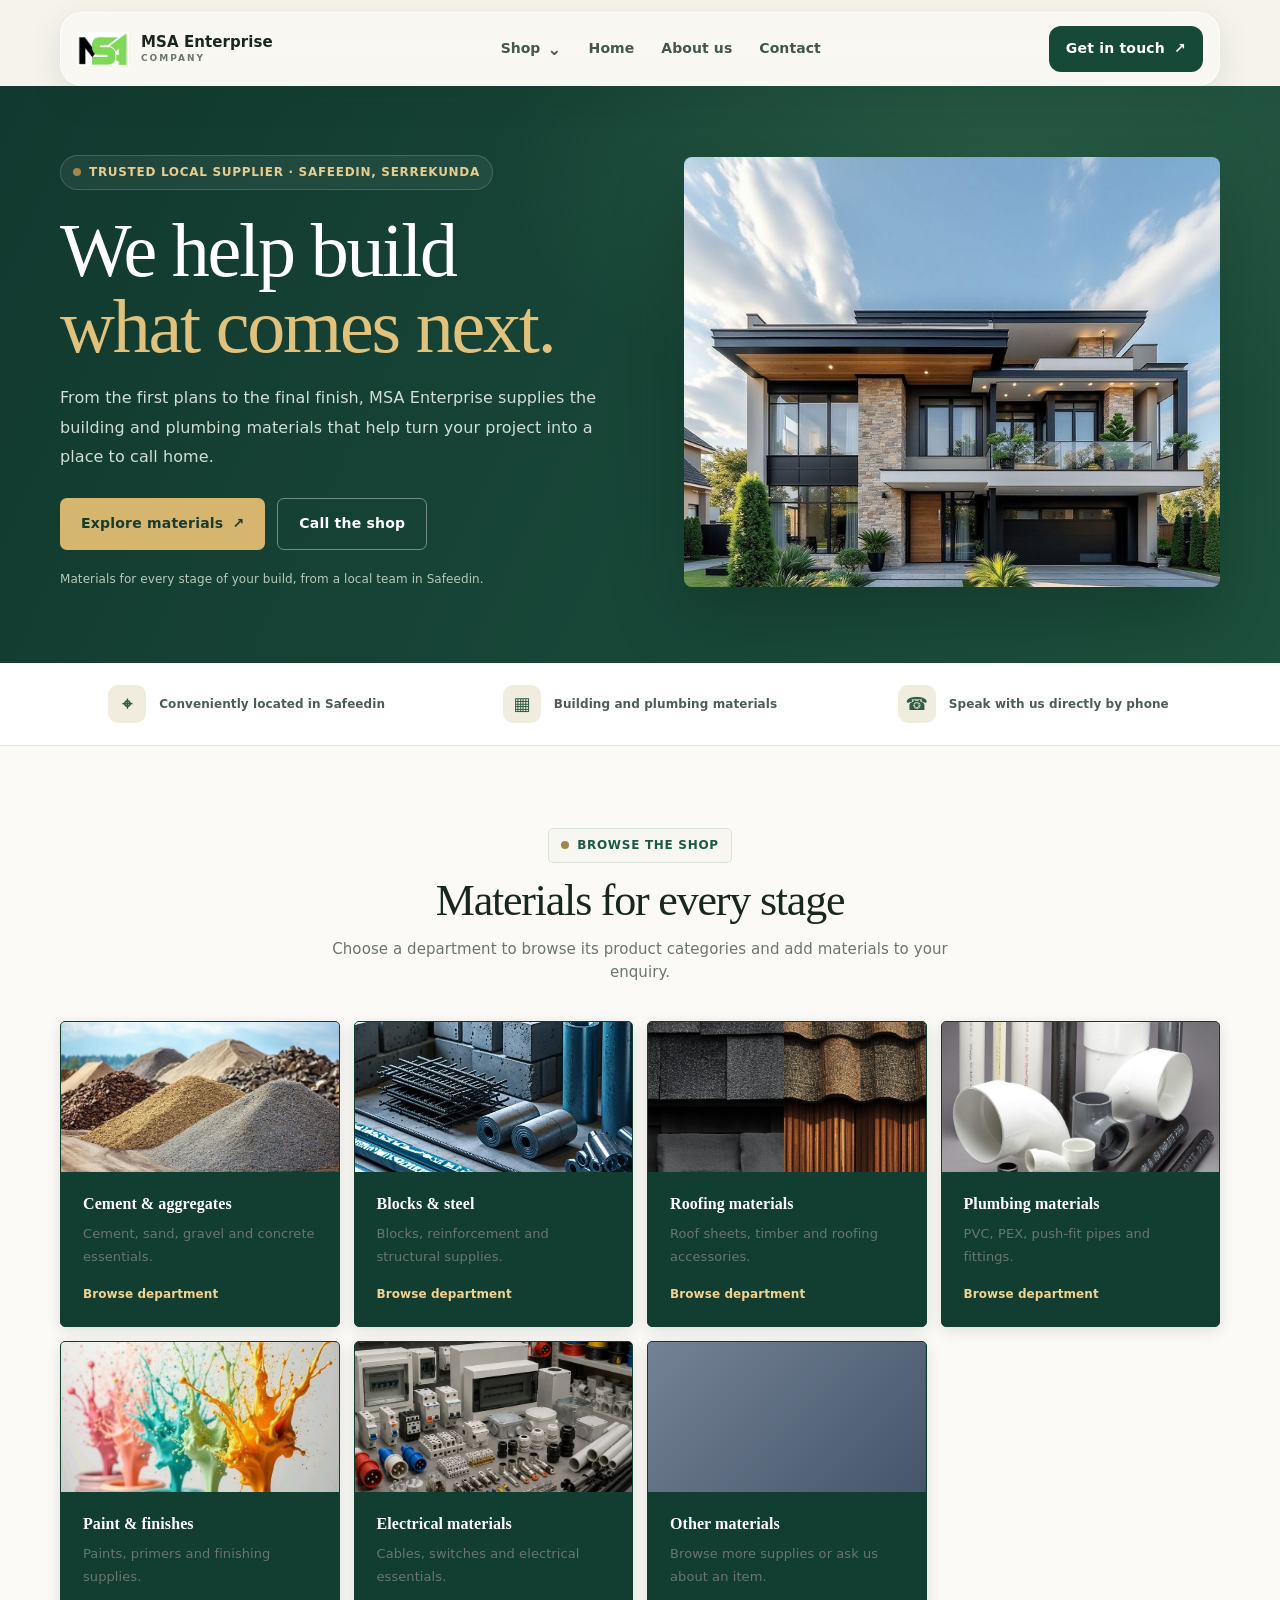
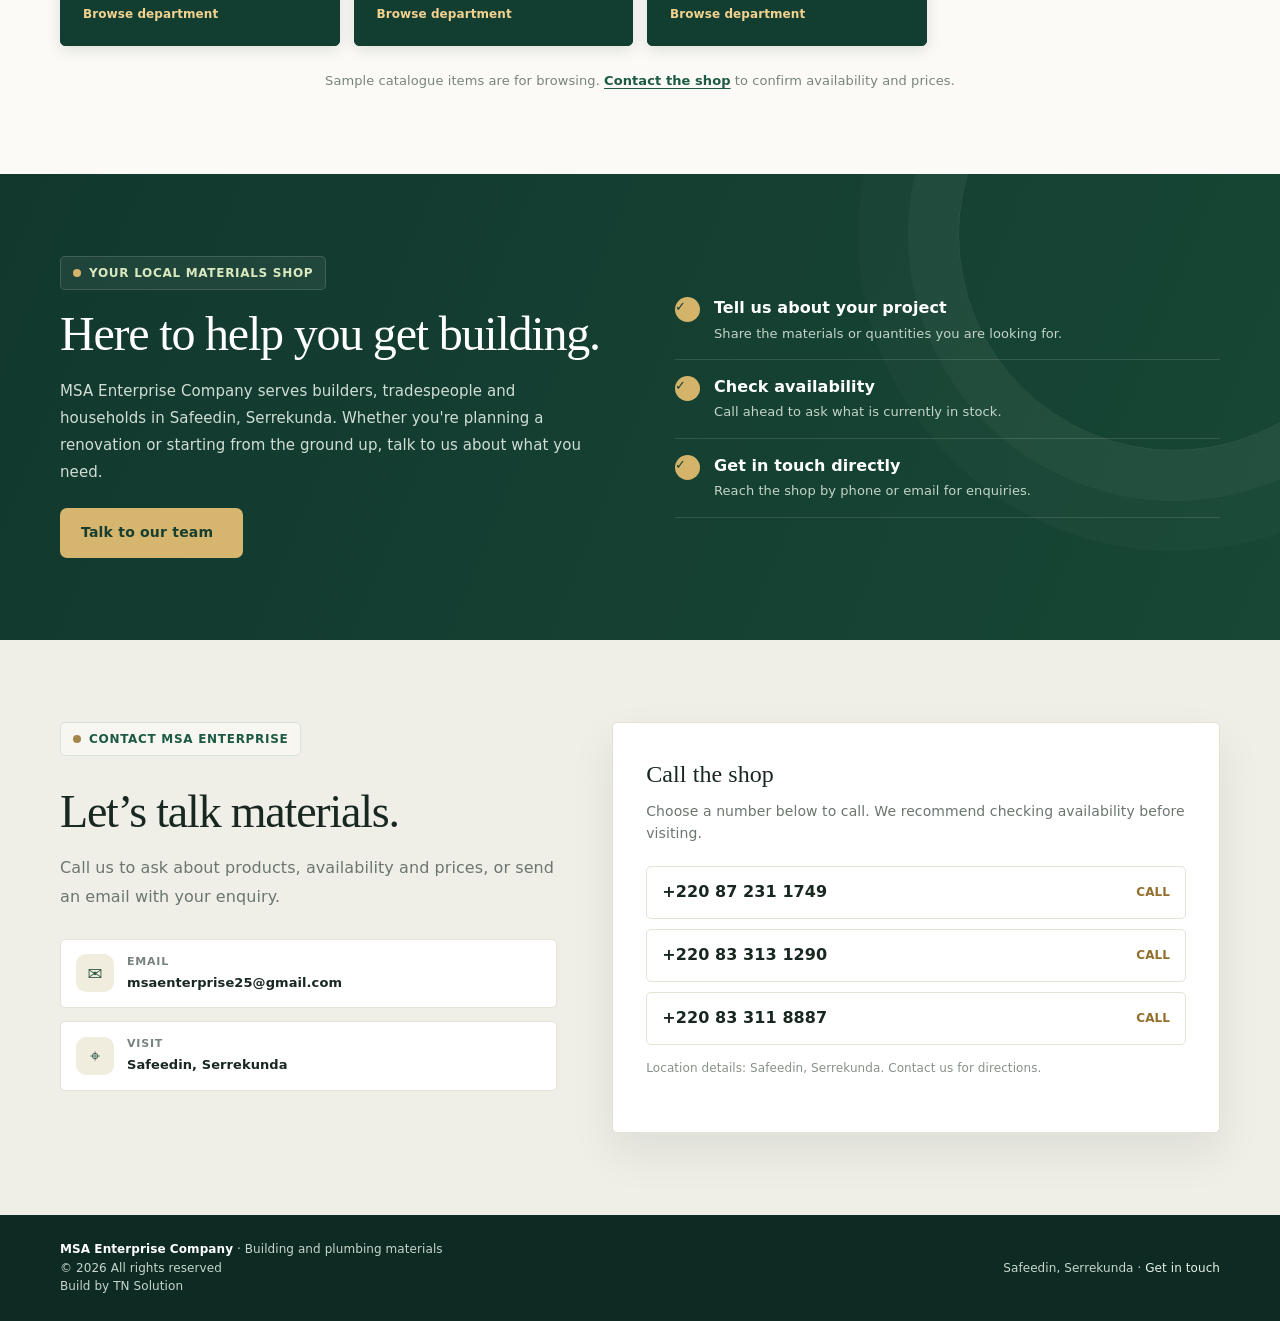
<file: index.html>
<!doctype html>
<html lang="en">
<head>
  <meta charset="utf-8">
  <meta name="viewport" content="width=device-width, initial-scale=1">
  <meta name="theme-color" content="#123d31">
  <meta name="description" content="MSA Enterprise Company supplies building and plumbing materials in Safeedin, Serrekunda.">
  <title>MSA Enterprise Company | Building Materials in Serrekunda</title>
  <link rel="stylesheet" href="style.css">
</head>
<body>
  <header class="site-header"><div class="wrap nav-shell"><div class="nav">
    <a class="brand" href="index.html" aria-label="MSA Enterprise home"><img class="logo" src="msa-logo.jpeg" alt="MSA Enterprise Company logo"><span class="brand-name">MSA Enterprise<small>Company</small></span></a>
    <nav class="navlinks" aria-label="Main navigation">
      <div class="nav-item nav-shop"><button class="nav-trigger" type="button" aria-expanded="false" aria-controls="shop-mega-menu">Shop <span class="chevron" aria-hidden="true">⌄</span></button>
        <div class="mega-menu" id="shop-mega-menu" aria-label="Shop departments">
          <div class="mega-column"><p class="mega-label">Build the structure</p><a data-department="cement" href="product.html?department=cement">Cement &amp; aggregates <span>01</span></a><a data-department="blocks" href="product.html?department=blocks">Blocks &amp; steel <span>02</span></a><a data-department="roofing" href="product.html?department=roofing">Roofing materials <span>03</span></a></div>
          <div class="mega-column"><p class="mega-label">Fit out your project</p><a data-department="plumbing" href="product.html?department=plumbing">Plumbing materials <span>04</span></a><a data-department="paint" href="product.html?department=paint">Paint &amp; finishes <span>05</span></a><a data-department="electrical" href="product.html?department=electrical">Electrical materials <span>06</span></a></div>
          <div class="mega-column"><p class="mega-label">Here to help</p><a data-department="other" href="product.html?department=other">Other materials <span>07</span></a><a href="#about">About MSA Enterprise</a><a href="#contact">Ask about availability</a><a class="mega-all" href="#products">Explore all departments <span aria-hidden="true">↗</span></a></div>
          <a class="mega-feature" data-department="roofing" href="product.html?department=roofing" aria-label="Browse roofing materials"></a>
        </div>
      </div><a href="#home">Home</a><a href="#about">About us</a><a href="#contact">Contact</a>
    </nav>
    <a class="btn nav-cta" href="#contact">Get in touch <span aria-hidden="true">↗</span></a>
  </div></div></header>
  <main>
    <section class="hero" id="home"><div class="wrap hero-grid"><div>
      <span class="eyebrow"><i class="dot"></i> Trusted local supplier · Safeedin, Serrekunda</span>
      <h1>We help build<br><span>what comes next.</span></h1>
      <p>From the first plans to the final finish, MSA Enterprise supplies the building and plumbing materials that help turn your project into a place to call home.</p>
      <div class="actions"><a class="btn" href="#products">Explore materials <span aria-hidden="true">↗</span></a><a class="btn outline" href="tel:+2202311749">Call the shop</a></div>
      <div class="micro">Materials for every stage of your build, from a local team in Safeedin.</div>
    </div><div class="visual"><img class="hero-house-photo" src="images/hero-house.jpg" alt="Completed contemporary home with landscaped gardens" fetchpriority="high"></div></div></section>
    <div class="trust"><div class="wrap trust-grid"><div class="trust-item"><span class="icon">⌖</span>Conveniently located in Safeedin</div><div class="trust-item"><span class="icon">▦</span>Building and plumbing materials</div><div class="trust-item"><span class="icon">☎</span>Speak with us directly by phone</div></div></div>
    <section class="products" id="products"><div class="wrap">
      <div class="section-head"><span class="eyebrow"><i class="dot"></i> Browse the shop</span><h2>Materials for every stage</h2><p>Choose a department to browse its product categories and add materials to your enquiry.</p></div>
      <div class="cards department-cards">
        <a class="card department-card stage-cement" href="product.html?department=cement"><span class="product-icon">01</span><h3>Cement &amp; aggregates</h3><p>Cement, sand, gravel and concrete essentials.</p><span class="card-link">Browse department</span></a>
        <a class="card department-card stage-blocks" href="product.html?department=blocks"><span class="product-icon">02</span><h3>Blocks &amp; steel</h3><p>Blocks, reinforcement and structural supplies.</p><span class="card-link">Browse department </span></a>
        <a class="card department-card stage-roofing" href="product.html?department=roofing"><span class="product-icon">03</span><h3>Roofing materials</h3><p>Roof sheets, timber and roofing accessories.</p><span class="card-link">Browse department </span></a>
        <a class="card department-card stage-plumbing" href="product.html?department=plumbing"><span class="product-icon">04</span><h3>Plumbing materials</h3><p>PVC, PEX, push-fit pipes and fittings.</p><span class="card-link">Browse department </span></a>
        <a class="card department-card stage-paint" href="product.html?department=paint"><span class="product-icon">05</span><h3>Paint &amp; finishes</h3><p>Paints, primers and finishing supplies.</p><span class="card-link">Browse department </span></a>
        <a class="card department-card stage-electrical" href="product.html?department=electrical"><span class="product-icon">06</span><h3>Electrical materials</h3><p>Cables, switches and electrical essentials.</p><span class="card-link">Browse department </span></a>
        <a class="card department-card stage-other" href="product.html?department=other"><span class="product-icon">07</span><h3>Other materials</h3><p>Browse more supplies or ask us about an item.</p><span class="card-link">Browse department </span></a>
      </div>
      <p class="availability">Sample catalogue items are for browsing. <a href="#contact">Contact the shop</a> to confirm availability and prices.</p>
    </div></section>
    <section class="about" id="about"><div class="wrap about-grid"><div><span class="eyebrow"><i class="dot"></i> Your local materials shop</span><h2>Here to help you get building.</h2><p>MSA Enterprise Company serves builders, tradespeople and households in Safeedin, Serrekunda. Whether you're planning a renovation or starting from the ground up, talk to us about what you need.</p><a class="btn light" href="#contact">Talk to our team <span aria-hidden="true"></span></a></div><div class="about-list"><div class="about-row"><span class="check">✓</span><div><strong>Tell us about your project</strong><span>Share the materials or quantities you are looking for.</span></div></div><div class="about-row"><span class="check">✓</span><div><strong>Check availability</strong><span>Call ahead to ask what is currently in stock.</span></div></div><div class="about-row"><span class="check">✓</span><div><strong>Get in touch directly</strong><span>Reach the shop by phone or email for enquiries.</span></div></div></div></div></section>
    <section class="contact" id="contact"><div class="wrap contact-grid"><div class="contact-copy"><span class="eyebrow"><i class="dot"></i> Contact MSA Enterprise</span><h2>Let’s talk materials.</h2><p>Call us to ask about products, availability and prices, or send an email with your enquiry.</p><div class="contact-list"><a class="contact-link" href="mailto:msaenterprise25@gmail.com"><span class="icon">✉</span><span><small>Email</small><strong>msaenterprise25@gmail.com</strong></span></a><div class="contact-link"><span class="icon">⌖</span><span><small>Visit</small><strong>Safeedin, Serrekunda</strong></span></div></div></div><div class="contact-card"><h3>Call the shop</h3><p>Choose a number below to call. We recommend checking availability before visiting.</p><div class="contact-phones"><a class="phone" href="tel:+220872311749">+220 87 231 1749 <span>Call</span></a><a class="phone" href="tel:+220833131290">+220 83 313 1290 <span>Call</span></a><a class="phone" href="tel:+220833118887">+220 83 311 8887 <span>Call</span></a></div><p class="fineprint">Location details: Safeedin, Serrekunda. Contact us for directions.</p></div></div></section>
  </main>
  <footer><div class="wrap foot"><span><strong>MSA Enterprise Company</strong> · Building and plumbing materials  <br>&copy; 2026 All rights reserved <br>Build by TN Solution</span><span>Safeedin, Serrekunda · <a href="mailto:msaenterprise25@gmail.com">Get in touch</a></span></div></footer>
<script>
  const shopNav = document.querySelector('.nav-shop');
  const shopTrigger = document.querySelector('.nav-trigger');
  const megaMenu = document.querySelector('.mega-menu');
  const megaFeature = document.querySelector('.mega-feature');
  const departments = {
    cement: { image: 'images/cement-stage.jpg', title: 'Build on a solid foundation.', copy: 'Explore cement, sand and aggregates for your project.', link: 'Browse cement' },
    blocks: { image: 'images/blocks-stage.webp', title: 'Build strong from the ground up.', copy: 'Find blocks, reinforcement and structural supplies.', link: 'Browse blocks & steel' },
    roofing: { image: 'images/roofing-stage.jpg', title: 'A strong roof starts here.', copy: 'Explore sheets, timber and the finishing details.', link: 'Browse roofing' },
    plumbing: { image: 'images/plumbing-stage.jpg', title: 'The right fit for every flow.', copy: 'Browse pipes, fittings and bathroom essentials.', link: 'Browse plumbing' },
    paint: { image: 'images/paint-stage.jpg', title: 'Bring the finishing touch.', copy: 'Explore paints, primers and finishing supplies.', link: 'Browse paint' },
    electrical: { image: 'images/electrical-stage.jpg', title: 'Power your next project.', copy: 'Browse cables, switches and electrical essentials.', link: 'Browse electrical' },
    other: { image: 'images/hero-house.jpg', title: 'Tell us what your project needs.', copy: 'Ask our team about additional materials and supplies.', link: 'Browse other materials' }
  };
  function showDepartment(department) {
    const item = departments[department];
    if (!item) return;
    megaFeature.dataset.department = department;
    megaFeature.href = `product.html?department=${department}`;
    megaFeature.setAttribute('aria-label', item.link);
    megaFeature.style.setProperty('--mega-image', `url("${item.image}")`);
  }
  let mobileDepartmentSelection = '';
  const touchNavigation = window.matchMedia('(hover: none) and (pointer: coarse)');
  megaMenu.querySelectorAll('.mega-column [data-department]').forEach((link) => {
    const activate = () => showDepartment(link.dataset.department);
    link.addEventListener('mouseenter', activate);
    link.addEventListener('focus', activate);
    link.addEventListener('click', (event) => {
      if (!touchNavigation.matches) return;
      const department = link.dataset.department;
      if (mobileDepartmentSelection !== department) {
        event.preventDefault();
        mobileDepartmentSelection = department;
        megaMenu.querySelectorAll('.mega-column [data-department]').forEach((item) => item.classList.remove('is-selected'));
        link.classList.add('is-selected');
        showDepartment(department);
      } else {
        mobileDepartmentSelection = '';
      }
    });
  });
  function closeShopMenu() {
    shopNav.classList.remove('is-open');
    shopTrigger.setAttribute('aria-expanded', 'false');
  }
  shopTrigger.addEventListener('click', () => {
    const open = shopTrigger.getAttribute('aria-expanded') !== 'true';
    shopTrigger.setAttribute('aria-expanded', String(open));
    shopNav.classList.toggle('is-open', open);
  });
  document.addEventListener('click', (event) => {
    if (!shopNav.contains(event.target)) closeShopMenu();
  });
  window.addEventListener('scroll', closeShopMenu, { passive: true });
  window.addEventListener('wheel', (event) => {
    if (event.deltaY !== 0) closeShopMenu();
  }, { passive: true });
  window.addEventListener('touchmove', closeShopMenu, { passive: true });
  document.addEventListener('keydown', (event) => {
    if (event.key === 'Escape') {
      closeShopMenu();
      shopTrigger.focus();
    }
  });
</script>

</body></html>
</file>
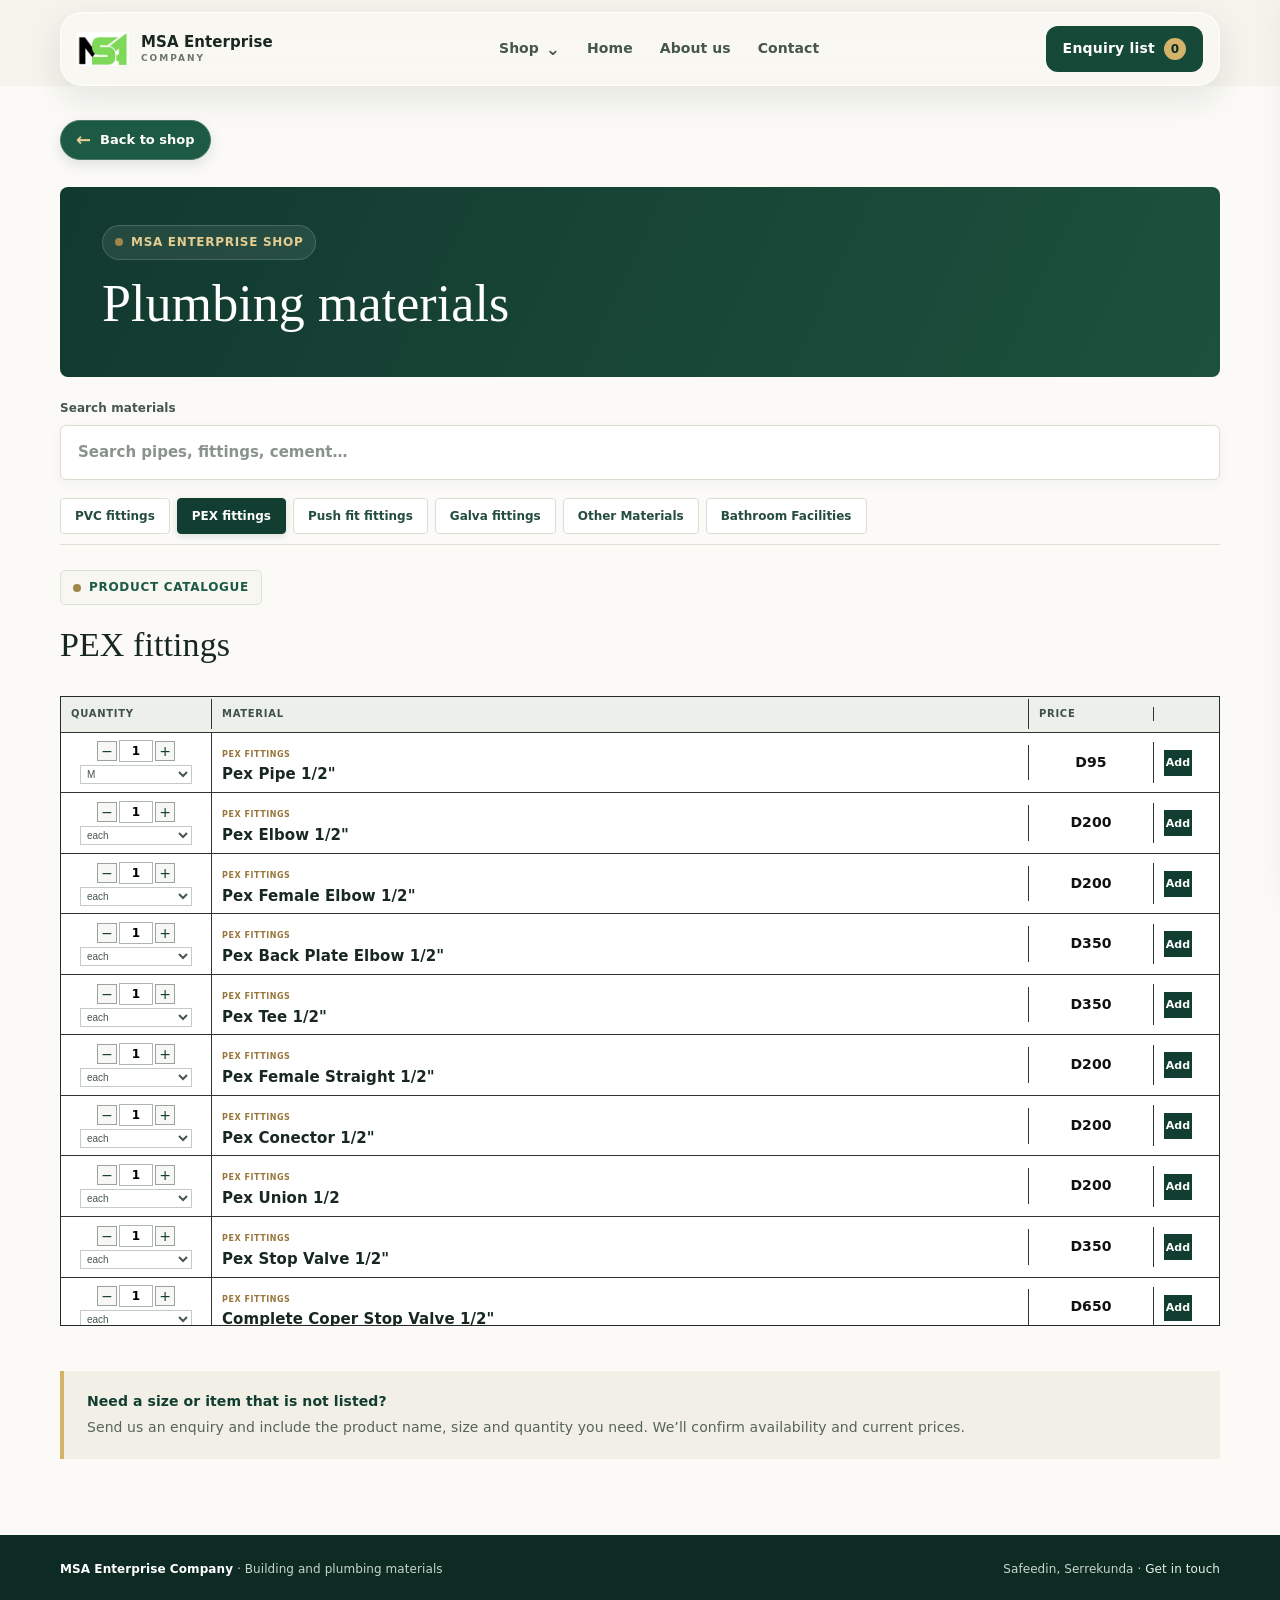
<file: product.html>
<!doctype html>
<html lang="en">
<head><meta charset="utf-8"><meta name="viewport" content="width=device-width, initial-scale=1"><meta name="theme-color" content="#123d31"><meta name="description" content="Browse MSA Enterprise building and plumbing materials."><title>Shop materials | MSA Enterprise Company</title><link rel="stylesheet" href="style.css"><script src="shop.js" defer></script></head>
<body>
  <header class="site-header"><div class="wrap nav-shell"><div class="nav">
    <a class="brand" href="index.html" aria-label="MSA Enterprise home"><img class="logo" src="msa-logo.jpeg" alt="MSA Enterprise Company logo"><span class="brand-name">MSA Enterprise<small>Company</small></span></a>
    <nav class="navlinks" aria-label="Main navigation">
      <div class="nav-item nav-shop"><button class="nav-trigger" type="button" aria-expanded="false" aria-controls="shop-mega-menu">Shop <span class="chevron" aria-hidden="true">⌄</span></button>
        <div class="mega-menu" id="shop-mega-menu" aria-label="Shop departments">
          <div class="mega-column"><p class="mega-label">Build the structure</p><a data-department="cement" href="product.html?department=cement">Cement &amp; aggregates <span>01</span></a><a data-department="blocks" href="product.html?department=blocks">Blocks &amp; steel <span>02</span></a><a data-department="roofing" href="product.html?department=roofing">Roofing materials <span>03</span></a></div>
          <div class="mega-column"><p class="mega-label">Fit out your project</p><a data-department="plumbing" href="product.html?department=plumbing">Plumbing materials <span>04</span></a><a data-department="paint" href="product.html?department=paint">Paint &amp; finishes <span>05</span></a><a data-department="electrical" href="product.html?department=electrical">Electrical materials <span>06</span></a></div>
          <div class="mega-column"><p class="mega-label">Here to help</p><a data-department="other" href="product.html?department=other">Other materials <span>07</span></a><a href="index.html#about">About MSA Enterprise</a><a href="index.html#contact">Ask about availability</a><a class="mega-all" href="index.html#products">Explore all departments <span aria-hidden="true">↗</span></a></div>
          <a class="mega-feature" data-department="roofing" href="product.html?department=roofing" aria-label="Browse roofing materials"></a>
        </div>
      </div><a href="index.html#home">Home</a><a href="index.html#about">About us</a><a href="index.html#contact">Contact</a>
    </nav>
    <button class="btn cart-button nav-cta" type="button" id="open-cart" aria-controls="enquiry-drawer">Enquiry list <span class="cart-count" id="cart-count">0</span></button>
  </div></div></header>
  <main class="shop-page"><div class="wrap">
    <button class="back-button" id="shop-back" type="button"><span aria-hidden="true">←</span> Back to shop</button>
    <section class="shop-intro"><span class="eyebrow"><i class="dot"></i> MSA Enterprise shop</span><h1 id="department-title">Browse materials</h1></section>
    <label class="shop-search-label">Search materials<input id="product-search" type="search" placeholder="Search pipes, fittings, cement…" autocomplete="off"></label>
    <nav id="category-navigation" class="category-navigation" aria-label="Product categories">
      <a class="category-pill" href="product.html?department=plumbing&amp;category=PEX%20fittings">PEX fittings</a>
      <a class="category-pill" href="product.html?department=plumbing&amp;category=Push%20fit%20fittings">Push fit fittings</a>
      <a class="category-pill" href="product.html?department=plumbing&amp;category=PVC%20fittings">PVC fittings</a>
      <a class="category-pill" href="product.html?department=plumbing&amp;category=Galva%20fittings">Galva fittings</a>
      <a class="category-pill" href="product.html?department=plumbing&amp;category=Other%20fittings">Other fittings</a>
    </nav>
    <div class="catalogue-heading"><div><span class="eyebrow"><i class="dot"></i> Product catalogue</span><h2 id="category-title">Popular items</h2></div></div>
    <div id="product-grid" class="product-grid" role="table" aria-label="Materials, quantities and prices" aria-live="polite"></div><p id="empty-state" class="empty-state" hidden>No items match that search. Try another word or ask us about the product.</p>
    <div class="shop-note"><strong>Need a size or item that is not listed?</strong><span>Send us an enquiry and include the product name, size and quantity you need. We’ll confirm availability and current prices.</span></div>
  </div></main>
  <footer><div class="wrap foot"><span><strong>MSA Enterprise Company</strong> · Building and plumbing materials</span><span>Safeedin, Serrekunda · <a href="mailto:msaenterprise25@gmail.com">Get in touch</a></span></div></footer>
  <div class="drawer-backdrop" id="drawer-backdrop" hidden></div>
  <aside class="enquiry-drawer" id="enquiry-drawer" aria-label="Enquiry invoice" aria-hidden="true">
    <div class="drawer-head">
      <div><span class="eyebrow"><i class="dot"></i> Your selection</span><h2>Enquiry invoice</h2></div>
      <div class="drawer-actions">
        <button class="reset-cart" type="button" id="reset-cart" aria-label="Clear enquiry list">Reset</button>
        <button class="close-drawer" type="button" id="close-cart" aria-label="Close enquiry list">×</button>
      </div>
    </div>
    <p class="drawer-help">Adjust quantities below. Prices and totals update automatically.</p>
    <p id="cart-empty" class="cart-empty">Your list is empty. Add products from the catalogue to get started.</p>
    <section class="invoice-sheet" aria-label="Invoice preview">
      <header class="invoice-company">
        <img src="msa-logo.jpeg" alt="MSA Enterprise Company logo">
        <div><h2>MSA ENTERPRISE</h2><p>Safeedin, Serrekunda. The Gambia</p><p>Tel: +220 2311749 / 3131290 / 3118887</p><p>Email: mamsainaboujallow@gmail.com</p></div>
      </header>
      <div class="invoice-title-row"><h3>INVOICE</h3></div>
      <div class="invoice-meta"><label>To: <input name="name" form="shop-enquiry-form" autocomplete="name" required maxlength="100" placeholder="Customer name"></label><span>Date: <strong id="invoice-date"></strong></span></div>
      <table class="invoice-table">
        <thead><tr><th>QTY</th><th>DESCRIPTION</th><th>U. PRICE</th><th>AMOUNT</th></tr></thead>
        <tbody id="cart-items"></tbody>
        <tfoot><tr><td colspan="3">Total D</td><td id="invoice-total">D0</td></tr></tfoot>
      </table>
      <p class="invoice-price-note" id="invoice-price-note">Items marked “To confirm” are excluded from the total.</p>
      <div class="invoice-words">Amount in words: <strong id="invoice-amount-words">Zero dalasi</strong></div>
      <div class="invoice-contact-row"><label>Customer contact <input name="contact" form="shop-enquiry-form" required maxlength="160" placeholder="Phone or email"></label></div>
      <label class="invoice-message">Additional details<textarea name="message" form="shop-enquiry-form" maxlength="2000" rows="2" placeholder="Delivery area or other details"></textarea></label>
      <div class="invoice-signatures"><span>Customer Sign: ____________________</span><span>Manager’s Sign: ____________________</span></div>
    </section>
    <form id="shop-enquiry-form" class="enquiry-form drawer-form"><button class="btn" type="submit">Done</button><p class="form-status" id="shop-form-status" role="status" aria-live="polite"></p></form>
  </aside>
  <script>
    const shopNav = document.querySelector('.nav-shop');
    const shopTrigger = document.querySelector('.nav-trigger');
    const megaMenu = document.querySelector('.mega-menu');
    const megaFeature = document.querySelector('.mega-feature');
    const departmentImages = {
      cement: ['images/cement-stage.jpg', 'Cement and aggregates'],
      blocks: ['images/blocks-stage.webp', 'Blocks and steel'],
      roofing: ['images/roofing-stage.jpg', 'Roofing materials'],
      plumbing: ['images/plumbing-stage.jpg', 'Plumbing materials'],
      paint: ['images/paint-stage.jpg', 'Paint and finishes'],
      electrical: ['images/electrical-stage.jpg', 'Electrical materials'],
      other: ['images/hero-house.jpg', 'Other materials']
    };
    function showDepartmentImage(key) {
      const department = departmentImages[key];
      if (!department) return;
      megaFeature.dataset.department = key;
      megaFeature.href = `product.html?department=${key}`;
      megaFeature.setAttribute('aria-label', `Browse ${department[1]}`);
      megaFeature.style.setProperty('--mega-image', `url("${department[0]}")`);
    }
    let mobileDepartmentSelection = '';
    const touchNavigation = window.matchMedia('(hover: none) and (pointer: coarse)');
    megaMenu.querySelectorAll('.mega-column [data-department]').forEach((link) => {
      const activate = () => showDepartmentImage(link.dataset.department);
      link.addEventListener('mouseenter', activate);
      link.addEventListener('focus', activate);
      link.addEventListener('click', (event) => {
        if (!touchNavigation.matches) return;
        const department = link.dataset.department;
        if (mobileDepartmentSelection !== department) {
          event.preventDefault();
          mobileDepartmentSelection = department;
          megaMenu.querySelectorAll('.mega-column [data-department]').forEach((item) => item.classList.remove('is-selected'));
          link.classList.add('is-selected');
          showDepartmentImage(department);
        } else {
          mobileDepartmentSelection = '';
        }
      });
    });
    function closeShopMenu() {
      shopNav.classList.remove('is-open');
      shopTrigger.setAttribute('aria-expanded', 'false');
    }
    shopTrigger.addEventListener('click', () => {
      const open = shopTrigger.getAttribute('aria-expanded') !== 'true';
      shopTrigger.setAttribute('aria-expanded', String(open));
      shopNav.classList.toggle('is-open', open);
    });
    document.addEventListener('click', (event) => {
      if (!shopNav.contains(event.target)) closeShopMenu();
    });
    window.addEventListener('scroll', closeShopMenu, { passive: true });
    window.addEventListener('wheel', (event) => {
      if (event.deltaY !== 0) closeShopMenu();
    }, { passive: true });
    window.addEventListener('touchmove', closeShopMenu, { passive: true });
    document.addEventListener('keydown', (event) => {
      if (event.key === 'Escape') {
        closeShopMenu();
        shopTrigger.focus();
      }
    });
    document.getElementById('shop-back').addEventListener('click', () => {
      const cameFromThisSite = document.referrer && new URL(document.referrer).origin === location.origin;
      if (cameFromThisSite && history.length > 1) history.back();
      else location.href = 'index.html#products';
    });
  </script>
</body></html>
</file>
<file: style.css>
:root {
  --green:#123d31;
  --green-deep:#0d2b23;
  --green-light:#1d5a45;
  --gold:#d4b36a;
  --gold-light:#e5cd91;
  --ink:#182820;
  --muted:#6b766f;
  --paper:#f5f3ec;
  --line:#e6e2d7;
  --white:#fffefa;
  --shadow:0 24px 70px rgba(14,39,30,.14)
}
* {
  box-sizing:border-box;
  padding:0;
  margin:0
}
html {
  scroll-behavior:smooth;
  scroll-padding-top:90px
}
body {
  background:var(--paper);
  color:var(--ink);
  font-family:Inter,"Aptos",ui-sans-serif,system-ui,-apple-system,"Segoe UI",sans-serif;
  line-height:1.55;
  letter-spacing:.005em
}
a {
  color:inherit;
  text-decoration:none
}
button,input,textarea {
  font:inherit
}
.wrap {
  width:min(1160px,calc(100% - 40px));
  margin-inline:auto
}
header {
  position:sticky;
  top:0;
  z-index:10;
  background:rgba(250,249,245,.96);
  border-bottom:1px solid #e4e2d8;
  backdrop-filter:blur(14px)
}
.nav {
  height:84px;
  display:flex;
  align-items:center;
  justify-content:space-between;
  gap:30px
}
.brand {
  display:flex;
  align-items:center;
  gap:12px
}
.logo {
  width:52px;
  height:52px;
  object-fit:contain
}
.brand-name {
  font-size:15px;
  font-weight:850;
  line-height:1.1
}
.brand-name small {
  display:block;
  margin-top:4px;
  color:var(--muted);
  font-size:9px;
  letter-spacing:2px;
  text-transform:uppercase
}
.navlinks {
  display:flex;
  align-items:center;
  gap:30px;
  color:#45564e;
  font-size:14px;
  font-weight:650
}
.navlinks a:hover {
  color:var(--green-light)
}
.btn {
  display:inline-flex;
  align-items:center;
  justify-content:center;
  gap:9px;
  padding:14px 21px;
  border:0;
  border-radius:7px;
  background:#174938;
  color:#fff;
  font-size:14px;
  font-weight:750;
  letter-spacing:.015em;
  cursor:pointer;
  transition:transform .2s,background .2s
}
.btn:hover {
  transform:translateY(-1px);
  background:#23634c
}
.btn:focus-visible,a:focus-visible,button:focus-visible,input:focus-visible,textarea:focus-visible {
  outline:3px solid var(--gold);
  outline-offset:3px
}
.btn.light {
  background:#d6b66e;
  color:#173e31
}
.btn.outline {
  border:1px solid #aebbb0;
  background:transparent;
  color:#244d3d
}
.hero {
  overflow:hidden;
  padding:69px 0 75px;
  background:radial-gradient(ellipse at 79% 15%,#285b45 0,transparent 36%),linear-gradient(116deg,#12392f,#184738 58%,#1d513d);
  color:#fff
}
.hero-grid {
  display:grid;
  grid-template-columns:1.03fr .97fr;
  align-items:center;
  gap:55px
}
.eyebrow {
  display:inline-flex;
  align-items:center;
  gap:8px;
  padding:7px 12px;
  border:1px solid #d9e2d7;
  border-radius:999px;
  background:rgba(255,255,255,.68);
  color:var(--green-light);
  font-size:12px;
  font-weight:800;
  letter-spacing:.7px;
  text-transform:uppercase
}
.dot {
  width:8px;
  height:8px;
  flex:none;
  border-radius:50%;
  background:#a2864c
}
.hero .eyebrow {
  border-color:rgba(255,255,255,.16);
  background:rgba(255,255,255,.06);
  color:var(--gold-light)
}
.hero h1 {
  max-width:650px;
  margin:22px 0 18px;
  font-family:Georgia,"Times New Roman",serif;
  font-size:clamp(50px,6.1vw,76px);
  font-weight:500;
  line-height:1.01;
  letter-spacing:-2.2px
}
.hero h1 span {
  color:#e0c27d
}
.hero p {
  max-width:540px;
  margin:0 0 26px;
  color:#d1ddd5;
  font-size:16px;
  line-height:1.85
}
.actions {
  display:flex;
  flex-wrap:wrap;
  gap:12px
}
.hero .btn {
  background:#d6b66e;
  color:#173b30
}
.hero .btn.outline {
  border-color:rgba(255,255,255,.4);
  background:transparent;
  color:#fff
}
.micro {
  margin-top:20px;
  color:#b9c9be;
  font-size:12px
}
.visual {
  position:relative;
  height:430px;
  display:grid;
  place-items:center
}
.orb {
  position:absolute;
  top:20px;
  right:28px;
  width:350px;
  height:350px;
  border-radius:50%;
  background:#d5bd80;
  opacity:.34
}
.scene {
  position:relative;
  width:100%;
  height:100%;
  overflow:hidden;
  border:1px solid rgba(255,255,255,.48);
  border-radius:5px;
  background:linear-gradient(150deg,#d7e3ce,#f8f5e9 58%,#d9e5d0);
  box-shadow:0 30px 70px rgba(8,29,23,.44)
}
.scene:before,.scene:after {
  content:"";
  position:absolute;
  inset:auto -5% -70px;
  height:190px;
  transform:rotate(-7deg);
  border-radius:50% 50% 0 0;
  background:#a7bd91
}
.scene:after {
  inset:auto -8% -105px;
  height:170px;
  transform:rotate(5deg);
  background:#6c8d6d
}
.scene-label {
  position:absolute;
  z-index:2;
  top:24px;
  left:24px;
  padding:11px 15px;
  border-radius:4px;
  background:#fff;
  color:var(--green);
  font-size:10px;
  font-weight:800;
  letter-spacing:.03em;
  text-transform:uppercase
}
.building {
  position:absolute;
  z-index:1;
  bottom:82px;
  left:16%;
  width:68%;
  height:225px
}
.roof {
  position:absolute;
  top:0;
  left:-5%;
  width:110%;
  height:42px;
  background:#24543f;
  clip-path:polygon(8% 0,92% 0,100% 100%,0 100%)
}
.wall {
  position:absolute;
  top:35px;
  left:7%;
  width:86%;
  height:170px;
  border:7px solid #f0d5b3;
  background:#d3a77b;
  box-shadow:inset 0 0 0 2px #bd8f68
}
.brick-lines {
  position:absolute;
  inset:0;
  background:repeating-linear-gradient(0deg,transparent 0 32px,#b77c55 33px 35px,transparent 36px 39px),repeating-linear-gradient(90deg,transparent 0 53px,#b77c55 54px 56px,transparent 57px 64px);
  opacity:.55
}
.window {
  position:absolute;
  top:57px;
  left:28%;
  width:60px;
  height:65px;
  border:6px solid #f5e3cb;
  background:#a7c4ba;
  box-shadow:inset 0 0 0 2px #476f61
}
.window:after {
  content:"";
  position:absolute;
  left:50%;
  height:100%;
  border-left:3px solid #476f61
}
.door {
  position:absolute;
  right:17%;
  bottom:0;
  width:43px;
  height:86px;
  border:5px solid #ead1b1;
  border-bottom:0;
  background:#795a42
}
.blockstack {
  position:absolute;
  z-index:2;
  right:8%;
  bottom:53px;
  width:90px;
  height:70px
}
.blockstack i {
  position:absolute;
  display:block;
  width:41px;
  height:22px;
  border:2px solid #b7b5a9;
  background:#d3d0c4;
  box-shadow:inset 0 3px #e9e7db
}
.blockstack i:nth-child(1) {
  bottom:0;
  left:0
}
.blockstack i:nth-child(2) {
  bottom:0;
  left:43px
}
.blockstack i:nth-child(3) {
  bottom:24px;
  left:21px
}
.sun {
  position:absolute;
  top:17%;
  right:15%;
  width:52px;
  height:52px;
  border-radius:50%;
  background:#f2be74;
  box-shadow:0 0 0 15px rgba(242,190,116,.15)
}
.trust {
  padding:22px 0;
  border-bottom:1px solid #e7e3d9;
  background:#fff
}
.trust-grid {
  display:grid;
  grid-template-columns:repeat(3,1fr);
  gap:20px
}
.trust-item {
  display:flex;
  align-items:center;
  justify-content:center;
  gap:13px;
  color:#4d5d54;
  font-size:12px;
  font-weight:700
}
.icon {
  width:38px;
  height:38px;
  flex:none;
  display:grid;
  place-items:center;
  border-radius:10px;
  background:#f0eddf;
  color:#315c48;
  font-size:18px
}
section {
  padding:82px 0
}
.section-head {
  max-width:650px;
  margin:0 auto 36px;
  text-align:center
}
.section-head .eyebrow,.contact-copy .eyebrow,.catalogue-heading .eyebrow {
  margin-bottom:14px;
  border-radius:5px;
  background:#f7f6f0
}
.section-head h2,.about h2,.contact-copy h2 {
  font-family:Georgia,"Times New Roman",serif;
  font-weight:500;
  letter-spacing:-1.2px
}
.section-head h2 {
  margin-bottom:13px;
  font-size:clamp(31px,4vw,44px);
  line-height:1.1
}
.section-head p {
  color:var(--muted);
  font-size:15px
}
.products {
  background:#fbfaf6
}
.cards {
  display:grid;
  grid-template-columns:repeat(4,1fr);
  gap:14px
}
.card {
  padding:24px 22px;
  border:1px solid #e9e5da;
  border-radius:5px;
  background:var(--white);
  box-shadow:0 4px 15px rgba(25,55,42,.03);
  transition:transform .2s,box-shadow .2s
}
.card:hover {
  transform:translateY(-3px);
  box-shadow:0 18px 38px rgba(25,55,42,.08)
}
.department-card {
  position:relative;
  display:block;
  overflow:hidden;
  padding:170px 22px 22px;
  border-color:var(--green);
  background:var(--green);
  color:#fff;
  box-shadow:0 4px 15px rgba(12,24,38,.12)
}
.department-card::before {
  content:"";
  position:absolute;
  inset:0 0 auto;
  height:150px;
  background:var(--stage-image,linear-gradient(135deg,#738295,#46566a)) center/cover no-repeat
}
.stage-cement { --stage-image:url("images/cement-stage.jpg") }
.stage-blocks { --stage-image:url("images/blocks-stage.webp") }
.stage-roofing { --stage-image:url("images/roofing-stage.jpg") }
.stage-plumbing { --stage-image:url("images/plumbing-stage.jpg") }
.stage-paint { --stage-image:url("images/paint-stage.jpg") }
.stage-electrical { --stage-image:url("images/electrical-stage.jpg") }
.department-card .product-icon { display:none }
.department-card h3 {
  color:#fff;
  font-family:Georgia,"Times New Roman",serif;
  font-size:18px
}
.department-card p { color:rgba(244,247,250,.78) }
.department-card .card-link { color:#f3d28f }
.product-icon {
  width:42px;
  height:42px;
  display:grid;
  place-items:center;
  margin-bottom:22px;
  border-radius:50%;
  background:#f0eddf;
  color:#44664e;
  font-family:Georgia,serif;
  font-size:14px
}
.card h3 {
  margin:0 0 7px;
  font-size:16px
}
.card p {
  color:var(--muted);
  font-size:13px;
  line-height:1.75
}
.card-link {
  display:block;
  margin-top:16px;
  color:var(--green-light);
  font-size:12px;
  font-weight:800
}
.availability {
  margin-top:25px;
  color:#78847c;
  font-size:13px;
  text-align:center
}
.availability a {
  color:var(--green-light);
  font-weight:800;
  text-decoration:underline;
  text-underline-offset:3px
}
.about {
  position:relative;
  overflow:hidden;
  background:linear-gradient(112deg,#12382e,#174735);
  color:#fff
}
.about:after {
  content:"";
  position:absolute;
  top:-155px;
  right:-110px;
  width:430px;
  height:430px;
  border:1px solid rgba(255,255,255,.09);
  border-radius:50%;
  box-shadow:0 0 0 50px rgba(255,255,255,.03),0 0 0 100px rgba(255,255,255,.02)
}
.about-grid {
  position:relative;
  z-index:1;
  display:grid;
  grid-template-columns:1fr 1fr;
  align-items:center;
  gap:70px
}
.about .eyebrow {
  border-color:rgba(255,255,255,.14);
  border-radius:5px;
  background:rgba(255,255,255,.06);
  color:#d9e8be
}
.about .dot {
  background:var(--gold)
}
.about h2 {
  margin:18px 0;
  font-size:clamp(34px,4vw,48px);
  line-height:1.08
}
.about p {
  max-width:540px;
  margin-bottom:22px;
  color:#d0ded5;
  font-size:15px;
  line-height:1.8
}
.about-list {
  display:grid;
  gap:15px
}
.about-row {
  display:flex;
  align-items:flex-start;
  gap:14px;
  padding-bottom:15px;
  border-bottom:1px solid rgba(255,255,255,.12)
}
.check {
  width:25px;
  height:25px;
  flex:none;
  display:grid;
  place-items:center;
  border-radius:50%;
  background:var(--gold);
  color:#183f32;
  font-weight:900
}
.about-row strong,.about-row span {
  display:block
}
.about-row span {
  margin-top:3px;
  color:#c4d4ca;
  font-size:13px
}
.about-row .check {
  margin-top:1px;
  color:#183f32
}
.contact {
  background:#efeee7
}
.contact-grid {
  display:grid;
  grid-template-columns:.9fr 1.1fr;
  align-items:start;
  gap:55px
}
.contact-copy h2 {
  margin:17px 0;
  font-size:clamp(34px,4vw,46px);
  line-height:1.08
}
.contact-copy p {
  color:var(--muted);
  line-height:1.8
}
.contact-list {
  display:grid;
  gap:13px;
  margin-top:27px
}
.contact-link {
  display:flex;
  align-items:center;
  gap:13px;
  padding:13px 15px;
  border:1px solid var(--line);
  border-radius:5px;
  background:#fff
}
.contact-link small {
  display:block;
  color:#77837c;
  font-size:11px;
  font-weight:800;
  letter-spacing:.8px;
  text-transform:uppercase
}
.contact-link strong {
  font-size:13px;
  overflow-wrap:anywhere
}
.contact-card {
  padding:33px;
  border:1px solid #e6e1d5;
  border-radius:5px;
  background:#fff;
  box-shadow:0 20px 45px rgba(24,55,42,.08)
}
.contact-card h3 {
  margin:0 0 8px;
  font-family:Georgia,serif;
  font-size:24px;
  font-weight:500
}
.contact-card>p {
  margin-bottom:22px;
  color:var(--muted);
  font-size:14px
}
.contact-phones {
  display:grid;
  gap:10px
}
.phone {
  display:flex;
  align-items:center;
  justify-content:space-between;
  padding:13px 15px;
  border:1px solid var(--line);
  border-radius:5px;
  font-weight:750
}
.phone span {
  color:#936f2d;
  font-size:12px;
  text-transform:uppercase
}
.fineprint {
  margin-top:14px!important;
  color:#869189!important;
  font-size:12px!important
}
footer {
  padding:25px 0;
  background:var(--green-deep);
  color:#c7d6cc;
  font-size:12px
}
.foot {
  display:flex;
  align-items:center;
  justify-content:space-between;
  gap:20px
}
.foot strong {
  color:#fff
}
.foot a {
  color:#e7f1e8
}
/* Catalogue page */
.shop-page {
  min-height:70vh;
  padding:34px 0 76px;
  background:#fbfaf6
}
.breadcrumbs {
  margin-bottom:27px;
  color:#718078;
  font-size:13px
}
.breadcrumbs a {
  color:var(--green-light);
  font-weight:700
}
.shop-intro {
  padding:38px 42px;
  border-radius:8px;
  background:linear-gradient(115deg,#12392f,#1d513d);
  color:#fff
}
.shop-intro .eyebrow {
  border-color:rgba(255,255,255,.16);
  background:rgba(255,255,255,.08);
  color:var(--gold-light)
}
.shop-intro h1 {
  margin:15px 0 7px;
  font-family:Georgia,serif;
  font-size:clamp(36px,5vw,52px);
  font-weight:500;
  line-height:1.1
}
.shop-intro p {
  max-width:720px;
  color:#d2ded5
}
.category-navigation {
  display:flex;
  flex-wrap:wrap;
  gap:9px;
  margin:23px 0 54px
}
.category-pill {
  cursor:pointer;
  padding:10px 16px;
  border:1px solid #dfdfd4;
  border-radius:999px;
  background:#fff;
  color:#43574b;
  font-size:13px;
  font-weight:750;
  transition:.18s
}
.category-pill:hover,.category-pill.active {
  border-color:var(--green);
  background:var(--green);
  color:#fff
}
.catalogue-heading {
  display:flex;
  align-items:end;
  justify-content:space-between;
  gap:24px;
  margin-bottom:20px
}
.catalogue-heading h2 {
  margin:0 0 4px;
  font-family:Georgia,serif;
  font-size:34px;
  font-weight:500
}
.catalogue-heading p {
  color:var(--muted);
  font-size:14px
}
.search-label {
  display:grid;
  gap:5px;
  min-width:240px;
  color:#526257;
  font-size:12px;
  font-weight:750
}
.search-label input {
  padding:11px 13px;
  border:1px solid #dddcd2;
  border-radius:5px;
  background:white;
  color:var(--ink)
}
.product-grid {
  display:grid;
  grid-template-columns:repeat(3,1fr);
  gap:16px
}
.product-card {
  overflow:hidden;
  border:1px solid #e8e5db;
  border-radius:7px;
  background:#fff;
  box-shadow:0 5px 20px rgba(25,55,42,.04)
}
.product-art {
  height:115px;
  display:flex;
  align-items:center;
  justify-content:center;
  background:radial-gradient(circle at 75% 20%,#e4d4ad 0 8%,transparent 8.5%),linear-gradient(135deg,#e9efe6,#f5f1e3);
  color:rgba(18,61,49,.3);
  font-family:Georgia,serif;
  font-size:54px
}
.product-info {
  padding:20px
}
.product-tag {
  color:#98753b;
  font-size:10px;
  font-weight:850;
  letter-spacing:.8px;
  text-transform:uppercase
}
.product-info h3 {
  margin:5px 0;
  font-size:17px
}
.product-info p {
  min-height:44px;
  margin-bottom:16px;
  color:var(--muted);
  font-size:13px
}
.add-button {
  width:100%;
  padding:11px 14px;
  font-size:13px
}
.empty-state {
  padding:35px;
  text-align:center;
  color:var(--muted)
}
.shop-note {
  display:grid;
  gap:5px;
  margin-top:45px;
  padding:20px 23px;
  border-left:4px solid var(--gold);
  background:#f1efe6;
  color:#56645b;
  font-size:14px
}
.shop-note strong {
  color:var(--green)
}
.cart-button {
  padding:11px 16px
}
.cart-count {
  display:grid;
  min-width:22px;
  height:22px;
  place-items:center;
  padding:0 5px;
  border-radius:50%;
  background:var(--gold);
  color:var(--green-deep);
  font-size:12px
}
.drawer-backdrop {
  position:fixed;
  z-index:19;
  inset:0;
  background:rgba(9,25,19,.42)
}
.enquiry-drawer {
  position:fixed;
  z-index:20;
  top:0;
  right:0;
  width:min(460px,100%);
  height:100dvh;
  overflow-y:auto;
  padding:27px;
  background:#fbfaf6;
  box-shadow:-15px 0 45px rgba(0,0,0,.17);
  transform:translateX(105%);
  transition:transform .25s ease
}
.enquiry-drawer.open {
  transform:translateX(0)
}
.drawer-open {
  overflow:hidden
}
.drawer-head {
  display:flex;
  align-items:flex-start;
  justify-content:space-between
}
.drawer-head h2 {
  margin-top:8px;
  font-family:Georgia,serif;
  font-size:30px;
  font-weight:500
}
.close-drawer {
  width:38px;
  height:38px;
  border:1px solid var(--line);
  border-radius:50%;
  background:white;
  color:var(--green);
  font-size:24px;
  cursor:pointer
}
.drawer-help {
  margin:13px 0 18px;
  color:var(--muted);
  font-size:13px
}
.cart-items {
  display:grid
}
.cart-row {
  display:flex;
  align-items:center;
  justify-content:space-between;
  gap:12px;
  padding:14px 0;
  border-bottom:1px solid var(--line)
}
.cart-product {
  display:grid;
  gap:3px
}
.cart-product strong {
  font-size:14px
}
.cart-product span {
  color:var(--muted);
  font-size:11px
}
.quantity-controls {
  display:flex;
  align-items:center;
  gap:10px
}
.quantity-controls button {
  width:28px;
  height:28px;
  border:1px solid #deddd3;
  border-radius:50%;
  background:#fff;
  color:var(--green);
  font-size:18px;
  cursor:pointer
}
.quantity-controls span {
  min-width:14px;
  text-align:center;
  font-size:13px;
  font-weight:800
}
.cart-empty {
  padding:18px 0;
  color:#78847c;
  font-size:13px
}
.drawer-form {
  padding-top:16px;
  border-top:1px solid var(--line)
}
.enquiry-form {
  display:grid;
  gap:12px;
  margin-top:21px
}
.enquiry-form label {
  display:grid;
  gap:6px;
  color:#45574d;
  font-size:12px;
  font-weight:750
}
.enquiry-form input,.enquiry-form textarea {
  width:100%;
  padding:12px 13px;
  border:1px solid #e3e1d8;
  border-radius:5px;
  background:#fffefa;
  color:var(--ink);
  font-size:14px
}
.enquiry-form textarea {
  resize:vertical
}
.form-status {
  min-height:20px;
  color:#315c48;
  font-size:13px
}
.form-status.error {
  color:#a43e31
}
@media(max-width:850px) {
  .navlinks {
    gap:17px
  }
  .hero-grid {
    grid-template-columns:1fr 1fr;
    gap:25px
  }
  .visual {
    height:350px
  }
  .cards {
    grid-template-columns:repeat(2,1fr)
  }
  .about-grid {
    gap:35px
  }
  .contact-grid {
    gap:28px
  }
  .product-grid {
    grid-template-columns:repeat(2,1fr)
  }
}
@media(max-width:640px) {
  html {
    scroll-padding-top:75px
  }
  .wrap {
    width:min(100% - 30px,500px)
  }
  .nav {
    height:70px
  }
  .brand-name {
    font-size:14px
  }
  .navlinks {
    display:none
  }
  .nav>.btn {
    padding:10px 12px;
    font-size:11px
  }
  .logo {
    width:44px;
    height:44px
  }
  .hero {
    padding:43px 0 48px
  }
  .hero-grid {
    grid-template-columns:1fr;
    gap:24px
  }
  .hero h1 {
    font-size:53px
  }
  .hero p {
    font-size:15px
  }
  .visual {
    height:300px
  }
  .orb {
    right:20px;
    width:260px;
    height:260px
  }
  .building {
    bottom:64px;
    height:190px
  }
  .wall {
    height:140px
  }
  .window {
    top:47px;
    width:48px;
    height:52px
  }
  .door {
    width:37px;
    height:70px
  }
  .trust {
    padding:18px 0
  }
  .trust-grid {
    grid-template-columns:1fr;
    gap:11px
  }
  .trust-item {
    justify-content:flex-start
  }
  section {
    padding:62px 0
  }
  .section-head {
    margin-bottom:28px
  }
  .cards {
    gap:10px
  }
  .card {
    /* padding:17px 14px */
  }
  .product-icon {
    margin-bottom:18px
  }
  .card h3 {
    font-size:15px
  }
  .card p {
    font-size:12px
  }
  .about-grid,.contact-grid {
    grid-template-columns:1fr;
    gap:25px
  }
  .about-grid {
    gap:18px
  }
  .contact-card {
    padding:22px
  }
  .foot {
    align-items:flex-start;
    flex-direction:column
  }
  .shop-page {
    padding:20px 0 55px
  }
  .shop-intro {
    padding:26px 22px
  }
  .category-navigation {
    margin:17px 0 38px;
    gap:7px
  }
  .category-pill {
    padding:9px 12px;
    font-size:12px
  }
  .catalogue-heading {
    align-items:stretch;
    flex-direction:column
  }
  .catalogue-heading h2 {
    font-size:29px
  }
  .search-label {
    min-width:0
  }
  .product-grid {
    grid-template-columns:1fr
  }
  .product-art {
    height:90px
  }
  .product-info p {
    min-height:0
  }
  .enquiry-drawer {
    padding:20px
  }
  .cart-button {
    padding:9px 11px
  }
  .drawer-form {
    margin-top:15px
  }
}
@media(prefers-reduced-motion:reduce) {
  html {
    scroll-behavior:auto
  }
  *,*:before,*:after {
    transition-duration:.01ms!important;
    animation-duration:.01ms!important;
    animation-iteration-count:1!important
  }
}
.shop-search-label {
  display:grid;
  gap:7px;
  margin:22px 0 18px;
  color:#45574d;
  font-size:12px;
  font-weight:800
}
.shop-search-label input {
  width:100%;
  padding:15px 17px;
  border:1px solid #dcdcd1;
  border-radius:6px;
  background:#fff;
  color:var(--ink);
  font-size:15px;
  box-shadow:0 4px 16px rgba(25,55,42,.04)
}
.shop-search-label input::placeholder {
  color:#89948d
}
.product-price {
  display:block;
  margin:-7px 0 14px;
  color:var(--green);
  font-size:15px
}
.product-price:not(:empty) {
  letter-spacing:.01em
}
/* Compact material list with fine row rules and an independently scrollable catalogue. */
.product-grid {
  display:block;
  max-height:min(70vh,760px);
  min-height:230px;
  overflow:auto;
  border:1px solid #242a27;
  background:#fff;
  scrollbar-color:#9ba69e #f1f2ee;
  scrollbar-width:thin
}
.product-list-header,.product-row {
  display:grid;
  grid-template-columns:150px minmax(180px,1fr) 125px 66px;
  align-items:center
}
.product-list-header {
  position:sticky;
  top:0;
  z-index:2;
  min-height:35px;
  background:#edf0ea;
  color:#3e5146;
  font-size:10px;
  font-weight:850;
  letter-spacing:.07em;
  text-transform:uppercase
}
.product-list-header>span,.product-row>[role=cell],.row-action {
  min-width:0;
  padding:7px 10px
}
.product-list-header>span+span,.product-row>[role=cell]+[role=cell],.product-row .row-action {
  border-left:1px solid #303532
}
.product-row {
  min-height:58px;
  border-top:1px solid #303532;
  background:#fff;
  transition:background .15s
}
.product-row:hover {
  background:#f7f8f4
}
.row-quantity {
  display:grid;
  justify-items:center;
  gap:3px;
  padding:4px!important
}
.tiny-quantity {
  display:flex;
  align-items:center;
  justify-content:center;
  gap:2px
}
.tiny-quantity button {
  width:20px;
  height:20px;
  border:1px solid #9aa49d;
  background:#f7f8f5;
  color:var(--green);
  font-size:14px;
  line-height:1;
  cursor:pointer
}
.tiny-quantity input {
  width:34px;
  height:22px;
  border:1px solid #aeb6b0;
  text-align:center;
  font-size:12px;
  font-weight:750
}
.tiny-quantity input::-webkit-inner-spin-button,.tiny-quantity input::-webkit-outer-spin-button {
  -webkit-appearance:none;
  margin:0
}
.tiny-quantity input[type=number] {
  appearance:textfield;
  -moz-appearance:textfield
}
.unit-select {
  width:100%;
  max-width:112px;
  padding:2px;
  border:1px solid #c4cbc5;
  background:#fff;
  color:#47584d;
  font-size:10px
}
.row-material .product-tag {
  font-size:8px;
  letter-spacing:.55px
}
.row-material h3 {
  margin:1px 0;
  font-size:15px;
  line-height:1.25
}
.row-material p {
  margin:0;
  color:#758078;
  font-size:10px;
  line-height:1.35
}
.row-price {
  padding:7px 8px;
  color:#111;
  font-size:14px;
  text-align:center;
  overflow-wrap:anywhere
}
.add-row-button {
  width:28px;
  height:26px;
  border:1px solid var(--green);
  background:var(--green);
  color:white;
  font-size:11px;
  font-weight:800;
  cursor:pointer
}
.add-row-button:hover {
  background:var(--green-light)
}
@media(max-width:640px) {
  .product-grid {
    max-height:68vh;
    min-height:210px
  }
  .product-list-header,.product-row {
    grid-template-columns:105px minmax(120px,1fr) 84px 42px
  }
  .product-list-header>span,.product-row>[role=cell],.row-action {
    padding:6px 5px
  }
  .product-list-header {
    font-size:8px
  }
  .row-material h3 {
    font-size:12px
  }
  .row-material p {
    font-size:9px
  }
  .row-price {
    font-size:11px
  }
  .tiny-quantity button {
    width:17px;
    height:18px
  }
  .tiny-quantity input {
    width:27px;
    height:19px;
    font-size:11px
  }
  .unit-select {
    max-width:93px;
    font-size:9px
  }
  .add-row-button {
    width:25px;
    height:24px;
    font-size:10px
  }
}
.category-navigation {
  display:flex;
  flex-wrap:wrap;
  gap:7px;
  margin:16px 0 25px;
  padding:0 0 10px;
  border-bottom:1px solid #dedfd6
}
.category-pill {
  display:inline-flex;
  align-items:center;
  justify-content:center;
  min-height:36px;
  padding:8px 14px;
  border:1px solid #d8ddd6;
  border-radius:4px;
  background:#fff;
  color:#244d3d;
  font-size:12px;
  font-weight:800;
  white-space:nowrap
}
.category-pill.active {
  border-color:var(--green);
  background:var(--green);
  color:#fff;
  box-shadow:0 2px 6px rgba(18,61,49,.14)
}
.drawer-actions {
  display:flex;
  align-items:center;
  gap:8px
}
.reset-cart {
  min-height:36px;
  padding:0 12px;
  border:1px solid var(--line);
  border-radius:5px;
  background:#fff;
  color:var(--green);
  font-size:12px;
  font-weight:750;
  cursor:pointer
}
.reset-cart:hover {
  border-color:var(--green);
  background:#f1f5f1
}
.quantity-controls .delete-item {
  display:grid;
  place-items:center;
  width:30px;
  height:30px;
  border-color:#e5c7c2;
  color:#a43e31
}
.quantity-controls .delete-item:hover {
  border-color:#a43e31;
  background:#fff3f1
}
.delete-item svg {
  width:15px;
  height:15px;
  fill:none;
  stroke:currentColor;
  stroke-width:1.7;
  stroke-linecap:round;
  stroke-linejoin:round
}

/* Invoice-style enquiry drawer */

/* Homepage hero reference photo */
.visual {
  overflow: hidden;
  border-radius: 8px;
  box-shadow: 0 30px 70px rgba(8,29,23,.32);
}
.hero-house-photo {
  display: block;
  width: 100%;
  height: 100%;
  object-fit: cover;
  object-position: center;
}
.enquiry-drawer{width:min(780px,100%);padding:24px;background:#f0efe9}
.invoice-sheet{max-width:700px;margin:0 auto;padding:24px;background:#fffefa;border:1px solid #d7d4ca;color:#20231f;box-shadow:0 8px 28px rgba(20,30,24,.08);font-family:Arial,Helvetica,sans-serif}
.invoice-company{display:flex;align-items:center;justify-content:center;gap:14px;padding-bottom:12px;text-align:center}
.invoice-company{position:static;z-index:auto;border:0;background:transparent;backdrop-filter:none}
.invoice-company img{width:68px;height:58px;object-fit:contain}
.invoice-company h2{margin:0 0 3px;font-size:20px;line-height:1.1;letter-spacing:.03em}
.invoice-company p{margin:1px 0;font-size:11px;line-height:1.3}
.invoice-title-row{display:flex;align-items:center;justify-content:center;gap:30px;padding:7px 0;border-top:1px solid #999;border-bottom:1px solid #999}
.invoice-title-row h3{margin:0;color:#1b2922;font-family:Georgia,serif;font-size:25px;letter-spacing:.12em}
.invoice-title-row span{color:#a83d48;font-size:12px;font-weight:700;letter-spacing:.08em}
.invoice-title-row strong{font-size:15px}
.invoice-meta{display:grid;grid-template-columns:1.3fr .7fr;align-items:center;gap:12px;padding:10px 0 8px;font-size:13px}
.invoice-meta label,.invoice-contact-row label{display:flex;align-items:center;gap:7px;min-width:0;font-weight:700}
.invoice-meta input,.invoice-contact-row input{width:100%;min-width:0;padding:5px 2px;border:0;border-bottom:1px dotted #636760;border-radius:0;background:transparent;color:#20231f;font-size:13px}
.invoice-meta input:focus,.invoice-contact-row input:focus,.invoice-message textarea:focus{outline:2px solid #d4b36a;outline-offset:1px}
.invoice-table{width:100%;border-collapse:collapse;table-layout:fixed;font-size:12px}
.invoice-table th,.invoice-table td{padding:7px 6px;border:1px solid #4a4b47;vertical-align:middle}
.invoice-table th{background:#f4f3ee;font-size:10px;letter-spacing:.04em;text-align:center}
.invoice-table th:first-child{width:15%}.invoice-table th:nth-child(2){width:43%}.invoice-table th:nth-child(3){width:20%}.invoice-table th:nth-child(4){width:22%}
.invoice-table td:first-child,.invoice-table td:nth-child(3),.invoice-table td:nth-child(4){text-align:center}
.invoice-table td:nth-child(2){overflow-wrap:anywhere}
.invoice-table td:nth-child(2) strong{display:block;font-size:12px}
.invoice-description-meta{display:block;margin-top:2px;color:#73766f;font-size:9px}
.invoice-qty-control{display:flex;align-items:center;justify-content:center;gap:5px}
.invoice-qty-control button{width:22px;height:22px;border:1px solid #9aa198;border-radius:3px;background:#f6f6f1;color:#173e31;font-size:15px;line-height:1;cursor:pointer}
.invoice-qty-control span{min-width:14px;font-weight:700}
.invoice-unit{display:block;margin-top:3px;color:#666b64;font-size:9px}
.invoice-table tfoot td{font-weight:800}
.invoice-table tfoot td:first-child{text-align:right}
.invoice-table tfoot td:last-child{font-size:15px}
.invoice-price-note{margin-top:6px;color:#6c716b;font-size:10px}
.invoice-price-note[hidden]{display:none}
.invoice-words{min-height:43px;padding:12px 0 8px;border-bottom:1px dotted #696d67;font-size:11px}
.invoice-words strong{margin-left:4px;font-weight:600;text-transform:capitalize}
.invoice-contact-row{padding:12px 0 4px;font-size:11px}
.invoice-message{display:grid;gap:4px;padding:5px 0 12px;font-size:11px;font-weight:700}
.invoice-message textarea{width:100%;resize:vertical;padding:6px;border:1px solid #c8c8c0;border-radius:2px;background:transparent;color:#20231f;font:12px Arial,Helvetica,sans-serif}
.invoice-signatures{display:flex;justify-content:space-between;gap:12px;padding-top:17px;color:#555a53;font-size:10px}
.drawer-form{max-width:700px;margin:14px auto 0;padding:0;border:0}
.drawer-form .btn{width:100%}
.invoice-description-head{display:flex;align-items:center;justify-content:space-between;gap:8px}
.invoice-description-head>strong{min-width:0}
.invoice-remove-button{display:grid;place-items:center;flex:none;width:28px;height:28px;border:1px solid #e5c7c2;border-radius:4px;background:#fff;color:#a43e31;cursor:pointer}
.invoice-remove-button:hover{border-color:#a43e31;background:#fff3f1}
.invoice-remove-button:focus-visible{outline:3px solid var(--gold);outline-offset:2px}
.invoice-remove-button svg{width:16px;height:16px;fill:none;stroke:currentColor;stroke-width:1.7;stroke-linecap:round;stroke-linejoin:round}
@media(max-width:640px){.enquiry-drawer{padding:16px 12px}.invoice-sheet{padding:15px 10px}.invoice-company{gap:7px}.invoice-company img{width:48px;height:48px}.invoice-company h2{font-size:15px}.invoice-company p{font-size:9px}.invoice-title-row h3{font-size:21px}.invoice-meta{grid-template-columns:1fr .65fr;gap:5px;font-size:11px}.invoice-meta input,.invoice-contact-row input{font-size:11px}.invoice-table th,.invoice-table td{padding:6px 3px}.invoice-table th{font-size:8px}.invoice-table th:first-child{width:18%}.invoice-table th:nth-child(2){width:38%}.invoice-table th:nth-child(3){width:21%}.invoice-table th:nth-child(4){width:23%}.invoice-table td:nth-child(2) strong{font-size:10px}.invoice-table td:nth-child(3),.invoice-table td:nth-child(4){font-size:10px;overflow-wrap:anywhere}.invoice-qty-control{gap:2px}.invoice-qty-control button{width:19px;height:20px}.invoice-signatures{font-size:8px}}


/* Floating glass navigation and full-width mega menu */
.site-header{position:sticky;top:0;z-index:20;padding:12px 0 0;background:transparent;border:0;backdrop-filter:none;-webkit-backdrop-filter:none}
.nav-shell{position:relative}
.nav{height:74px;padding:8px 16px;border:1px solid rgba(255,255,255,.72);border-radius:22px;background:rgba(250,249,245,.76);box-shadow:0 12px 34px rgba(18,45,34,.10);backdrop-filter:blur(20px) saturate(145%);-webkit-backdrop-filter:blur(20px) saturate(145%)}
.navlinks{height:100%;gap:27px}
.navlinks>a,.nav-trigger{position:relative;display:inline-flex;align-items:center;min-height:42px;color:#45564e;font:inherit;transition:color .18s ease}
.navlinks>a::after,.nav-trigger::after{position:absolute;right:0;bottom:2px;left:0;height:2px;border-radius:2px;background:var(--gold);content:"";transform:scaleX(0);transform-origin:left;transition:transform .2s ease}
.navlinks>a:hover,.navlinks>a:focus-visible,.nav-trigger:hover,.nav-trigger:focus-visible,.nav-shop:focus-within .nav-trigger{color:var(--green-light)}
.navlinks>a:hover::after,.navlinks>a:focus-visible::after,.nav-trigger:hover::after,.nav-trigger:focus-visible::after,.nav-shop:focus-within .nav-trigger::after{transform:scaleX(1)}
.nav-trigger{gap:7px;padding:0;border:0;background:none;cursor:pointer}
.chevron{font-size:17px;transition:transform .2s}
.nav-shop:hover .chevron,.nav-shop:focus-within .chevron,.nav-shop.is-open .chevron{transform:rotate(180deg)}
.nav-item{height:100%;display:flex;align-items:center}
.mega-menu{position:absolute;top:calc(100% + 10px);left:0;width:100%;display:grid;grid-template-columns:1fr 1fr 1fr 1.12fr;gap:0;padding:22px;border:2px solid var(--gold-light);border-radius:20px;background:rgba(13,43,35,.96);box-shadow:0 24px 60px rgba(14,39,30,.28);backdrop-filter:blur(24px) saturate(150%);-webkit-backdrop-filter:blur(24px) saturate(150%);opacity:0;visibility:hidden;transform:translateY(8px);transition:opacity .18s,transform .18s,visibility .18s}
.nav-shop.is-open .mega-menu{opacity:1;visibility:visible;transform:translateY(0)}
.mega-column{padding:5px 20px 5px 12px;border-right:1px solid rgba(255,255,255,.18)}
.mega-label{margin:0 0 12px;color:var(--gold-light);font-size:10px;font-weight:850;letter-spacing:.12em;text-transform:uppercase}
.mega-column>a{display:flex;align-items:center;justify-content:space-between;gap:8px;padding:9px 8px;border-radius:7px;color:#f5f6f1;font-size:13px;font-weight:700;line-height:1.35;transition:color .16s,background .16s,transform .16s}
.mega-column>a:hover,.mega-column>a:focus-visible{background:rgba(255,255,255,.11);color:#fff;transform:translateX(2px)}
.mega-column>a.is-selected{background:rgba(212,179,106,.18);color:#fff;box-shadow:inset 0 0 0 1px rgba(229,205,145,.42)}
.mega-column>a span{color:#b3c4b9;font-size:10px;font-weight:800}
.mega-column>a.mega-all{justify-content:flex-start;gap:8px;margin-top:6px;color:var(--gold-light)}
.mega-feature{position:relative;display:block;min-height:190px;overflow:hidden;margin-left:20px;padding:0;border:1px solid rgba(255,255,255,.7);border-radius:14px;background:var(--mega-image,url("images/roofing-stage.jpg")) center/cover no-repeat;transition:filter .2s,transform .2s}
.mega-feature:hover,.mega-feature:focus-visible{filter:saturate(1.08);transform:translateY(-2px)}
.mega-feature:before{display:none}
.feature-kicker{margin-bottom:auto;color:#f1d99d;font-size:9px;font-weight:850;letter-spacing:.14em}
.feature-title{max-width:220px;font-family:Georgia,serif;font-size:22px;line-height:1.08}
.feature-copy{max-width:230px;margin-top:6px;color:rgba(255,255,255,.78);font-size:11px;line-height:1.5}
.feature-link{margin-top:12px;color:#f1d99d;font-size:11px;font-weight:800}
.nav-cta{padding:12px 17px;border-radius:12px}
@media(max-width:850px){.nav{gap:16px}.navlinks{gap:15px}.mega-menu{grid-template-columns:1fr 1fr;row-gap:14px}.mega-column:nth-child(2){border-right:0}.mega-feature{min-height:160px;margin-left:0}}
@media(max-width:640px){.site-header{padding-top:8px}.nav{height:64px;padding:7px 9px;border-radius:18px;gap:8px}.navlinks{display:flex;gap:10px}.navlinks>a{display:none}.nav-cta{padding:10px 11px;font-size:11px}.nav-trigger{padding:0 7px;font-size:12px}.brand{gap:7px}.brand-name{font-size:12px}.brand-name small{font-size:8px;letter-spacing:1.4px}.logo{width:39px;height:39px}.mega-menu{position:fixed;top:80px;left:15px;width:calc(100vw - 30px);max-height:calc(100dvh - 100px);overflow:auto;grid-template-columns:1fr 1fr;padding:14px;border-radius:16px}.mega-column{padding:4px 10px;border-right:1px solid rgba(18,61,49,.10)}.mega-column:nth-child(2){border-right:0}.mega-column:nth-child(3){border-right:0}.mega-feature{grid-column:1/-1;min-height:135px;margin-left:0;padding:0}.feature-title{font-size:19px}}
@media(prefers-reduced-motion:reduce){.mega-menu,.chevron,.mega-column>a,.mega-feature,.navlinks>a,.nav-trigger,.navlinks>a::after,.nav-trigger::after{transition:none}}

/* Animated enquiry badge and brief add confirmation */
.cart-count-pulse{position:relative;animation:cartBadgePulse .48s cubic-bezier(.2,.85,.3,1.3)}
.cart-count-pulse::after{position:absolute;inset:-5px;content:"";border:2px solid var(--gold);border-radius:inherit;animation:cartBadgeRipple .65s ease-out forwards}
.cart-feedback{position:fixed;z-index:30;left:50%;bottom:24px;width:max-content;max-width:min(520px,calc(100vw - 32px));padding:13px 19px;border:2px solid var(--gold-light);border-radius:13px;background:rgba(250,249,245,.97);box-shadow:0 20px 48px rgba(10,33,25,.3),0 5px 14px rgba(10,33,25,.18);backdrop-filter:blur(16px);-webkit-backdrop-filter:blur(16px);color:var(--green-deep);font-size:13px;font-weight:750;line-height:1.45;text-align:center;opacity:0;pointer-events:none;transform:translate(-50%,12px);transition:opacity .2s ease,transform .2s ease}
.cart-feedback.is-visible{opacity:1;transform:translate(-50%,0)}
@keyframes cartBadgePulse{0%{transform:scale(1)}42%{transform:scale(1.3)}72%{transform:scale(.94)}100%{transform:scale(1)}}
@keyframes cartBadgeRipple{0%{opacity:.72;transform:scale(.78)}100%{opacity:0;transform:scale(1.48)}}
@media(max-width:640px){.cart-feedback{bottom:max(16px,env(safe-area-inset-bottom));padding:11px 14px;font-size:12px}}
@media(prefers-reduced-motion:reduce){.cart-count-pulse,.cart-count-pulse::after{animation:none}.cart-feedback{transition:none}}

/* Mobile invoice fields: explicit keyboard dismissal and Gambian phone format */
.invoice-field-group{display:flex;align-items:center;gap:8px;min-width:0;flex:1}
.invoice-field-group>label{flex:none;font-weight:700;white-space:nowrap}
.invoice-field-control{display:flex;align-items:center;gap:7px;flex:1;min-width:0}
.invoice-field-control input{flex:1;width:100%;min-width:0;padding:7px 4px;border:0;border-bottom:1px dotted #636760;border-radius:0;background:transparent;color:#20231f;font-size:16px!important}
.invoice-phone-group{flex-wrap:wrap}
.invoice-phone-group .invoice-field-control{flex-basis:100%;margin-left:0}
.invoice-phone-code{flex:none;color:#315c48;font-size:13px;font-weight:800}
.invoice-phone-hint{flex-basis:100%;margin-left:0;color:#78847c;font-size:10px;font-weight:500}
.invoice-input-done{flex:none;padding:6px 9px;border:1px solid #d8dfd5;border-radius:7px;background:#f4f5ef;color:#315c48;font-size:12px;font-weight:800;cursor:pointer}
.invoice-input-done:hover{border-color:#b7c9b9;background:#eaf0e7}
.invoice-input-done:focus-visible{outline:2px solid var(--gold);outline-offset:2px}
@media(max-width:640px){.invoice-meta .invoice-field-group{gap:5px}.invoice-meta .invoice-field-group>label,.invoice-phone-group>label,.invoice-phone-code{font-size:12px}.invoice-meta .invoice-field-control{gap:4px}.invoice-field-control input{font-size:16px!important}.invoice-input-done{padding:7px 8px;font-size:12px}.invoice-phone-group .invoice-field-control{flex-basis:100%}}
.back-button{display:inline-flex;align-items:center;gap:9px;margin:0 0 27px;padding:9px 15px;border:1px solid #4a7865;border-radius:999px;background:var(--green-light);color:#fffefa;font-size:13px;font-weight:750;cursor:pointer;box-shadow:0 5px 13px rgba(18,61,49,.12);transition:transform .18s,border-color .18s,background .18s,box-shadow .18s}
.back-button span{font-size:18px;line-height:1;color:var(--gold-light)}
.back-button:hover{transform:translateY(-1px);border-color:var(--green-deep);background:var(--green-deep);box-shadow:0 7px 16px rgba(13,43,35,.2)}
.back-button:focus-visible{outline:3px solid var(--gold);outline-offset:3px}
</file>
